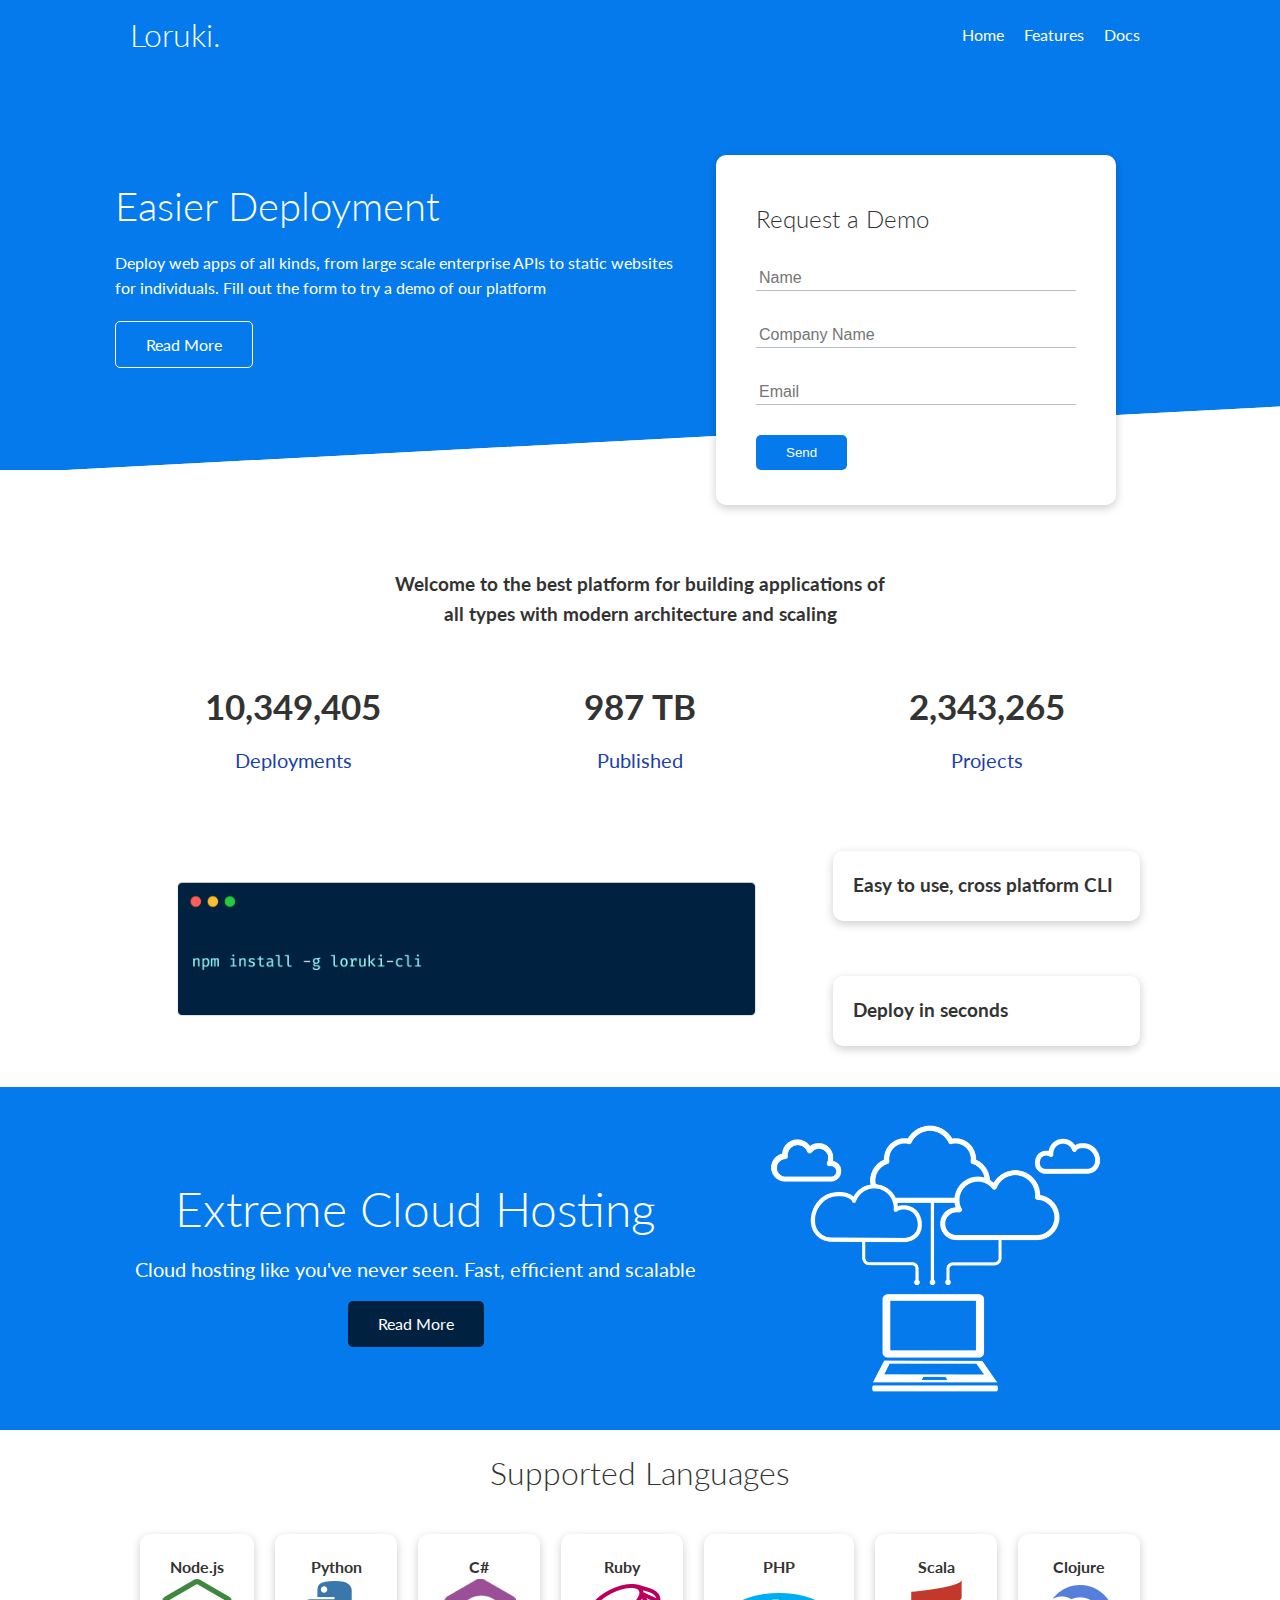
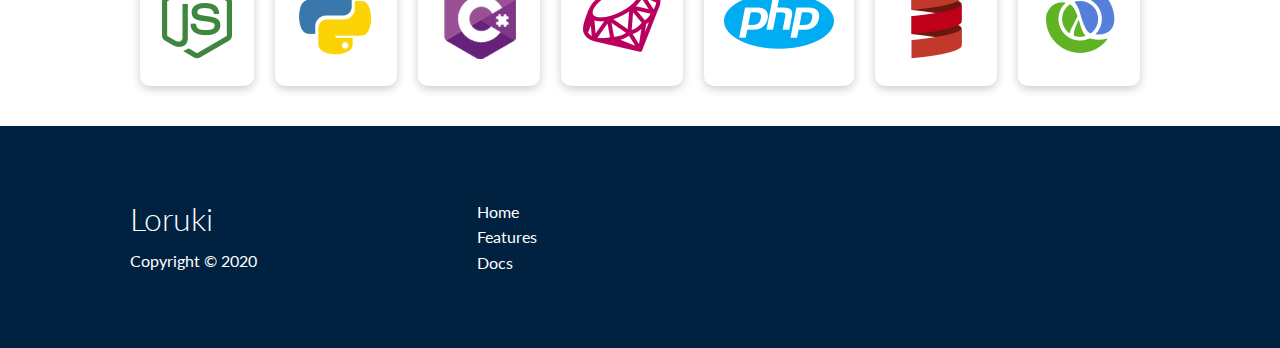
<file: index.html>
<!DOCTYPE html>
<html lang="en">
<head>
  <meta charset="UTF-8">
  <meta http-equiv="X-UA-Compatible" content="IE=edge">
  <meta name="viewport" content="width=device-width, initial-scale=1.0">
  <title>Loruki | Cloud Hosting For Everyone</title>
  <link rel="stylesheet" href="/css/utilities.css">
  <link rel="stylesheet" href="/css/style.css">
  <link rel="stylesheet" href="https://cdnjs.cloudflare.com/ajax/libs/font-awesome/6.4.0/css/all.min.css" integrity="sha512-iecdLmaskl7CVkqkXNQ/ZH/XLlvWZOJyj7Yy7tcenmpD1ypASozpmT/E0iPtmFIB46ZmdtAc9eNBvH0H/ZpiBw==" crossorigin="anonymous" referrerpolicy="no-referrer" />
</head>
<body>
  <!-- Navbar-->
  <div class="navbar">
    <div class="container flex">
      <h1 class="logo">Loruki.</h1>
      <nav>
        <ul>
          <li><a href="index.html">Home</a></li>
          <li><a href="features.html">Features</a></li>
          <li><a href="docs.html">Docs</a></li>
        </ul>
      </nav>
    </div>
  </div>

  <!-- Showcase-->
  <section class="showcase">
    <div class="container grid">
      <div class="showcase-text">
        <h1>Easier Deployment</h1>
        <p>Deploy web apps of all kinds, from large scale enterprise APIs to static websites for individuals. Fill out the form to try a demo of our platform</p>
        <a href="features.html" class="btn btn-outline">Read More</a>
      </div>

      <div class="showcase-form card">
        <h2>Request a Demo</h2>
        <form>
          <div class="form-control">
            <input type="text" name="name" placeholder="Name" required>
          </div>
          <div class="form-control">
            <input type="text" name="company" placeholder="Company Name" required>
          </div>
          <div class="form-control">
            <input type="email" name="email" placeholder="Email"
            required>
          </div>
          <input type="submit" value="Send" class="btn btn-primary">
        </form>
      </div>
    </div>
  </section>

  <!-- Stats -->
  <section class="stats">
    <div class="container">
      <h3 class="stats-heading text-center my-1">
        Welcome to the best platform for building applications of all types with modern architecture and scaling
      </h3>

      <div class="grid grid-3 text-center my-4">
        <div>
          <i class="fas fa-sever fa-3x"></i>
          <h3>10,349,405</h3>
          <p class="text-secondary">Deployments</p>
        </div>
        <div>
          <i class="fas fa-upload fa-3x"></i>
          <h3>987 TB</h3>
          <p class="text-secondary">Published</p>
        </div>
        <div>
          <i class="fas fa-project-diagram fa-3x"></i>
          <h3>2,343,265</h3>
          <p class="text-secondary">Projects</p>
        </div>
      </div>
    </div>
  </section>

  <!-- Cli -->
  <section class="cli">
    <div class="container grid">
      <img src="images/cli.png" alt="">
      <div class="card">
        <h3>Easy to use, cross platform CLI</h3>
      </div>

      <div class="card">
        <h3>Deploy in seconds</h3>
      </div>

    </div>
  </section>

  <!-- Cloud -->
  <section class="cloud bg-primary my-2 py-2">
    <div class="container grid">
      <div class="text-center">
        <h2 class="lg">Extreme Cloud Hosting</h2>
        <p class="lead my-1">Cloud hosting like you've never seen. Fast, efficient and scalable</p>
        <a href="features.html" class="btn btn-dark">Read More</a>
      </div>
      <img src="images/cloud.png" alt="">
    </div>
  </section>

  <!-- Languages -->
  <section class="languages">
    <h2 class="md text-center my-2">
      Supported Languages
    </h2>
    <div class="container flex">
      <div class="card">
        <h4>Node.js</h4>
        <img src="images/logos/node.png" alt="">
      </div>
      <div class="card">
        <h4>Python</h4>
        <img src="images/logos/python.png" alt="">
      </div>
      <div class="card">
        <h4>C#</h4>
        <img src="images/logos/csharp.png" alt="">
      </div>
      <div class="card">
        <h4>Ruby</h4>
        <img src="images/logos/ruby.png" alt="">
      </div>
      <div class="card">
        <h4>PHP</h4>
        <img src="images/logos/php.png" alt="">
      </div>
      <div class="card">
        <h4>Scala</h4>
        <img src="images/logos/scala.png" alt="">
      </div>
      <div class="card">
        <h4>Clojure</h4>
        <img src="images/logos/clojure.png" alt="">
      </div>
        
    </div>
  </section>

  <!-- Footer -->
  <footer class="footer bg-dark py-5">
    <div class="container grid grid-3">
      <div>
        <h1>Loruki</h1>
        <p>Copyright &copy; 2020</p>
      </div>
      <nav>
        <ul>
          <li><a href="index.html">Home</a></li>
          <li><a href="index.html">Features</a></li>
          <li><a href="docs.html">Docs</a></li>
        </ul>
      </nav>
      <div class="social">
        <a href="#"><i class="fab fa-github fa-2x"></i></a>
        <a href="#"><i class="fab fa-facebook fa-2x"></i></a>
        <a href="#"><i class="fab fa-instagram fa-2x"></i></a>
        <a href="#"><i class="fab fa-twitter fa-2x"></i></a>
      </div>
    </div>
  </footer>
</body>
</html>
</file>
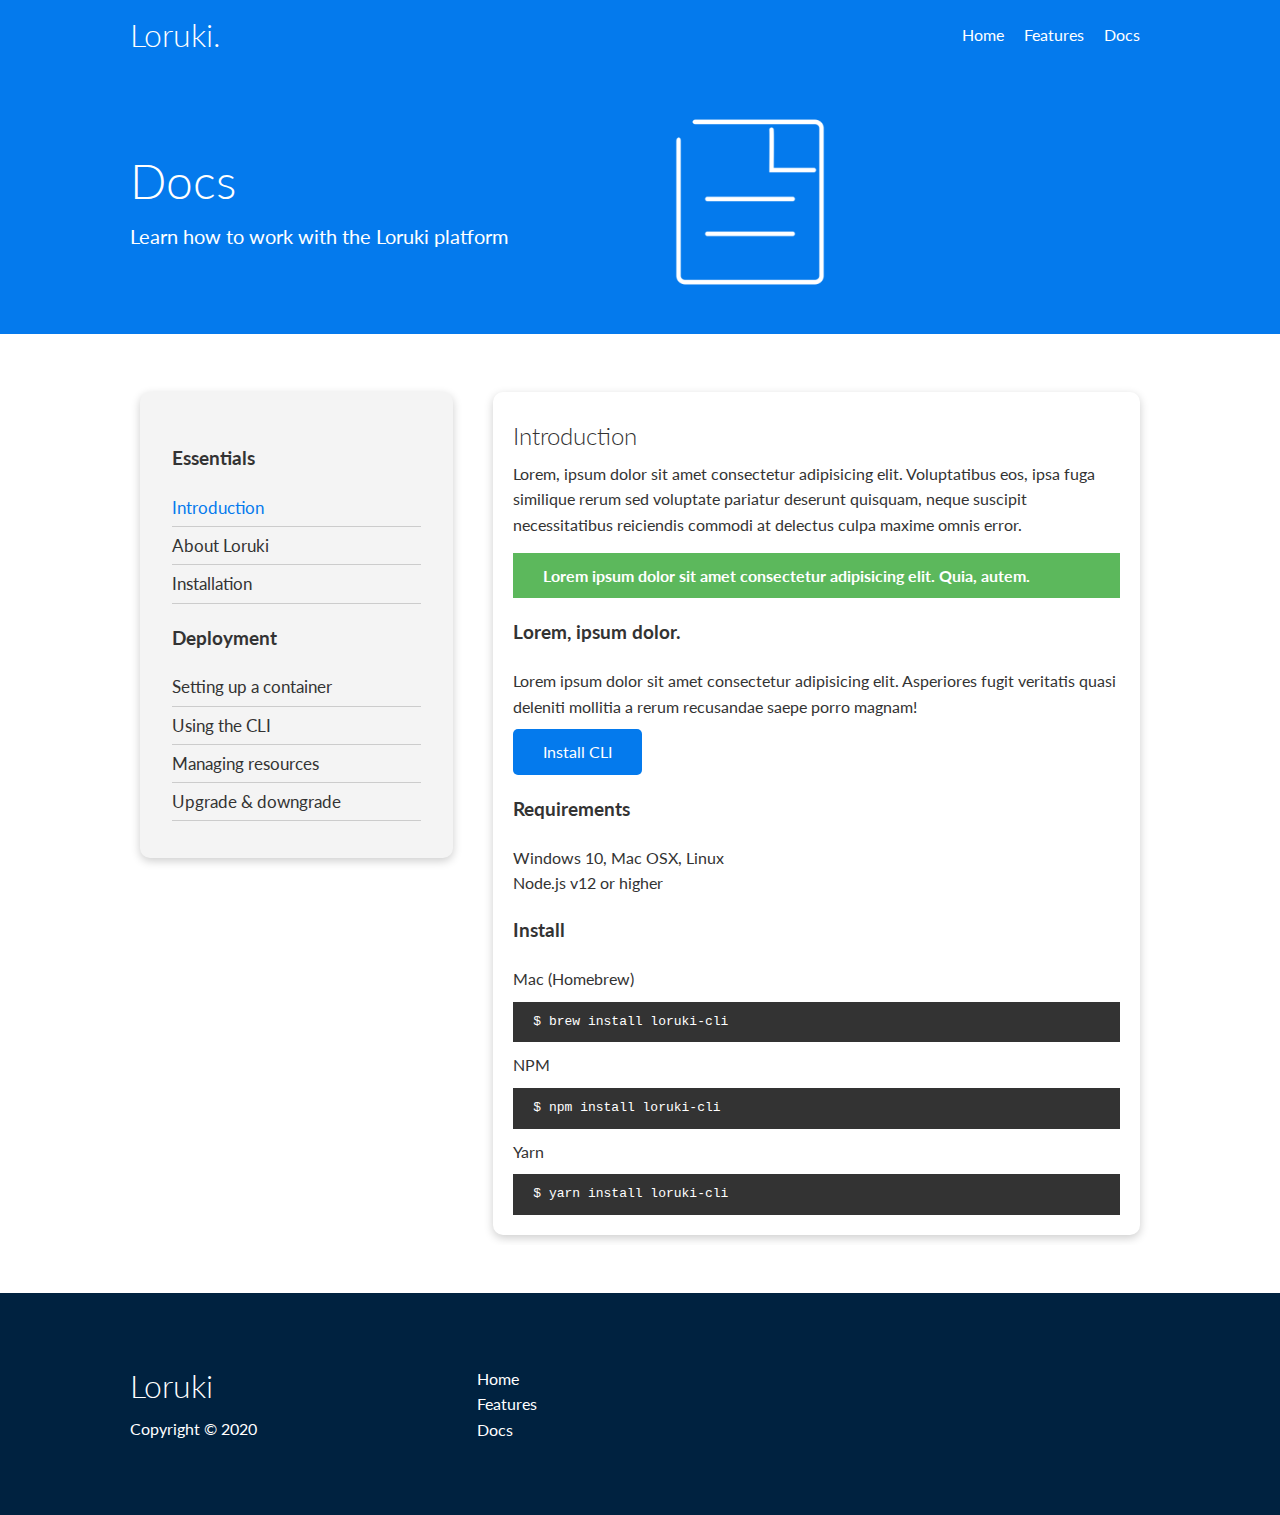
<file: docs.html>
<!DOCTYPE html>
<html lang="en">
<head>
  <meta charset="UTF-8">
  <meta http-equiv="X-UA-Compatible" content="IE=edge">
  <meta name="viewport" content="width=device-width, initial-scale=1.0">
  <title>Loruki | Cloud Hosting For Everyone</title>
  <link rel="stylesheet" href="/css/utilities.css">
  <link rel="stylesheet" href="/css/style.css">
  <link rel="stylesheet" href="https://cdnjs.cloudflare.com/ajax/libs/font-awesome/6.4.0/css/all.min.css" integrity="sha512-iecdLmaskl7CVkqkXNQ/ZH/XLlvWZOJyj7Yy7tcenmpD1ypASozpmT/E0iPtmFIB46ZmdtAc9eNBvH0H/ZpiBw==" crossorigin="anonymous" referrerpolicy="no-referrer" />
</head>
<body>
  <!-- Navbar-->
  <div class="navbar">
    <div class="container flex">
      <h1 class="logo">Loruki.</h1>
      <nav>
        <ul>
          <li><a href="index.html">Home</a></li>
          <li><a href="features.html">Features</a></li>
          <li><a href="docs.html">Docs</a></li>
        </ul>
      </nav>
    </div>
  </div>

  <!-- Head -->
  <section class="docs-head bg-primary py-3">
    <div class="container grid">
      <div>
        <h1 class="xl">Docs</h1>
        <p class="lead">Learn how to work with the Loruki platform</p>
      </div>
      <img src="images/docs.png" alt="">
    </div>
  </section>

  <!-- Docs main -->
  <section class="docs-main my-4">
    <div class="container grid">
      <div class="card bg-light p-3">
        <h3 class="my-2">Essentials</h3>
        <nav>
          <ul>
            <li><a class="text-primary" href="#">Introduction</a></li>
            <li><a href="#">About Loruki</a></li>
            <li><a href="#">Installation</a></li>
          </ul>
        </nav>
     
      
        <h3 class="my-2">Deployment</h3>
        <nav>
          <ul>
            <li><a href="#">Setting up a container</a></li>
            <li><a href="#">Using the CLI</a></li>
            <li><a href="#">Managing resources</a></li>
            <li><a href="#">Upgrade & downgrade</a></li>
          </ul>
        </nav>
      </div>
      <div class="card">
        <h2>Introduction</h2>
        <p>Lorem, ipsum dolor sit amet consectetur adipisicing elit. Voluptatibus eos, ipsa fuga similique rerum sed voluptate pariatur deserunt quisquam, neque suscipit necessitatibus reiciendis commodi at delectus culpa maxime omnis error.</p>
        <div class="alert alert-success">
          <i class="fas fa-info"></i>Lorem ipsum dolor sit amet consectetur adipisicing elit. Quia, autem.
        </div>
        <h3>Lorem, ipsum dolor.</h3>
        <p>Lorem ipsum dolor sit amet consectetur adipisicing elit. Asperiores fugit veritatis quasi deleniti mollitia a rerum recusandae saepe porro magnam!</p>
        <a href="#" class="btn btn-primary">Install CLI</a>

        <h3>Requirements</h3>
        <ul>
          <li>Windows 10, Mac OSX, Linux</li>
          <li>Node.js v12 or higher</li>
        </ul>

        <h3>Install</h3>
        <p>Mac (Homebrew)</p>
        <pre><code>$ brew install loruki-cli</code></pre>
        <p>NPM</p>
        <pre><code>$ npm install loruki-cli</code></pre>
        <p>Yarn</p>
        <pre><code>$ yarn install loruki-cli</code></pre>
      
      </div>
    </div>
  </section>

 
  <!-- Footer -->
  <footer class="footer bg-dark py-5">
    <div class="container grid grid-3">
      <div>
        <h1>Loruki</h1>
        <p>Copyright &copy; 2020</p>
      </div>
      <nav>
        <ul>
          <li><a href="index.html">Home</a></li>
          <li><a href="index.html">Features</a></li>
          <li><a href="docs.html">Docs</a></li>
        </ul>
      </nav>
      <div class="social">
        <a href="#"><i class="fab fa-github fa-2x"></i></a>
        <a href="#"><i class="fab fa-facebook fa-2x"></i></a>
        <a href="#"><i class="fab fa-instagram fa-2x"></i></a>
        <a href="#"><i class="fab fa-twitter fa-2x"></i></a>
      </div>
    </div>
  </footer>
</body>
</html>
</file>
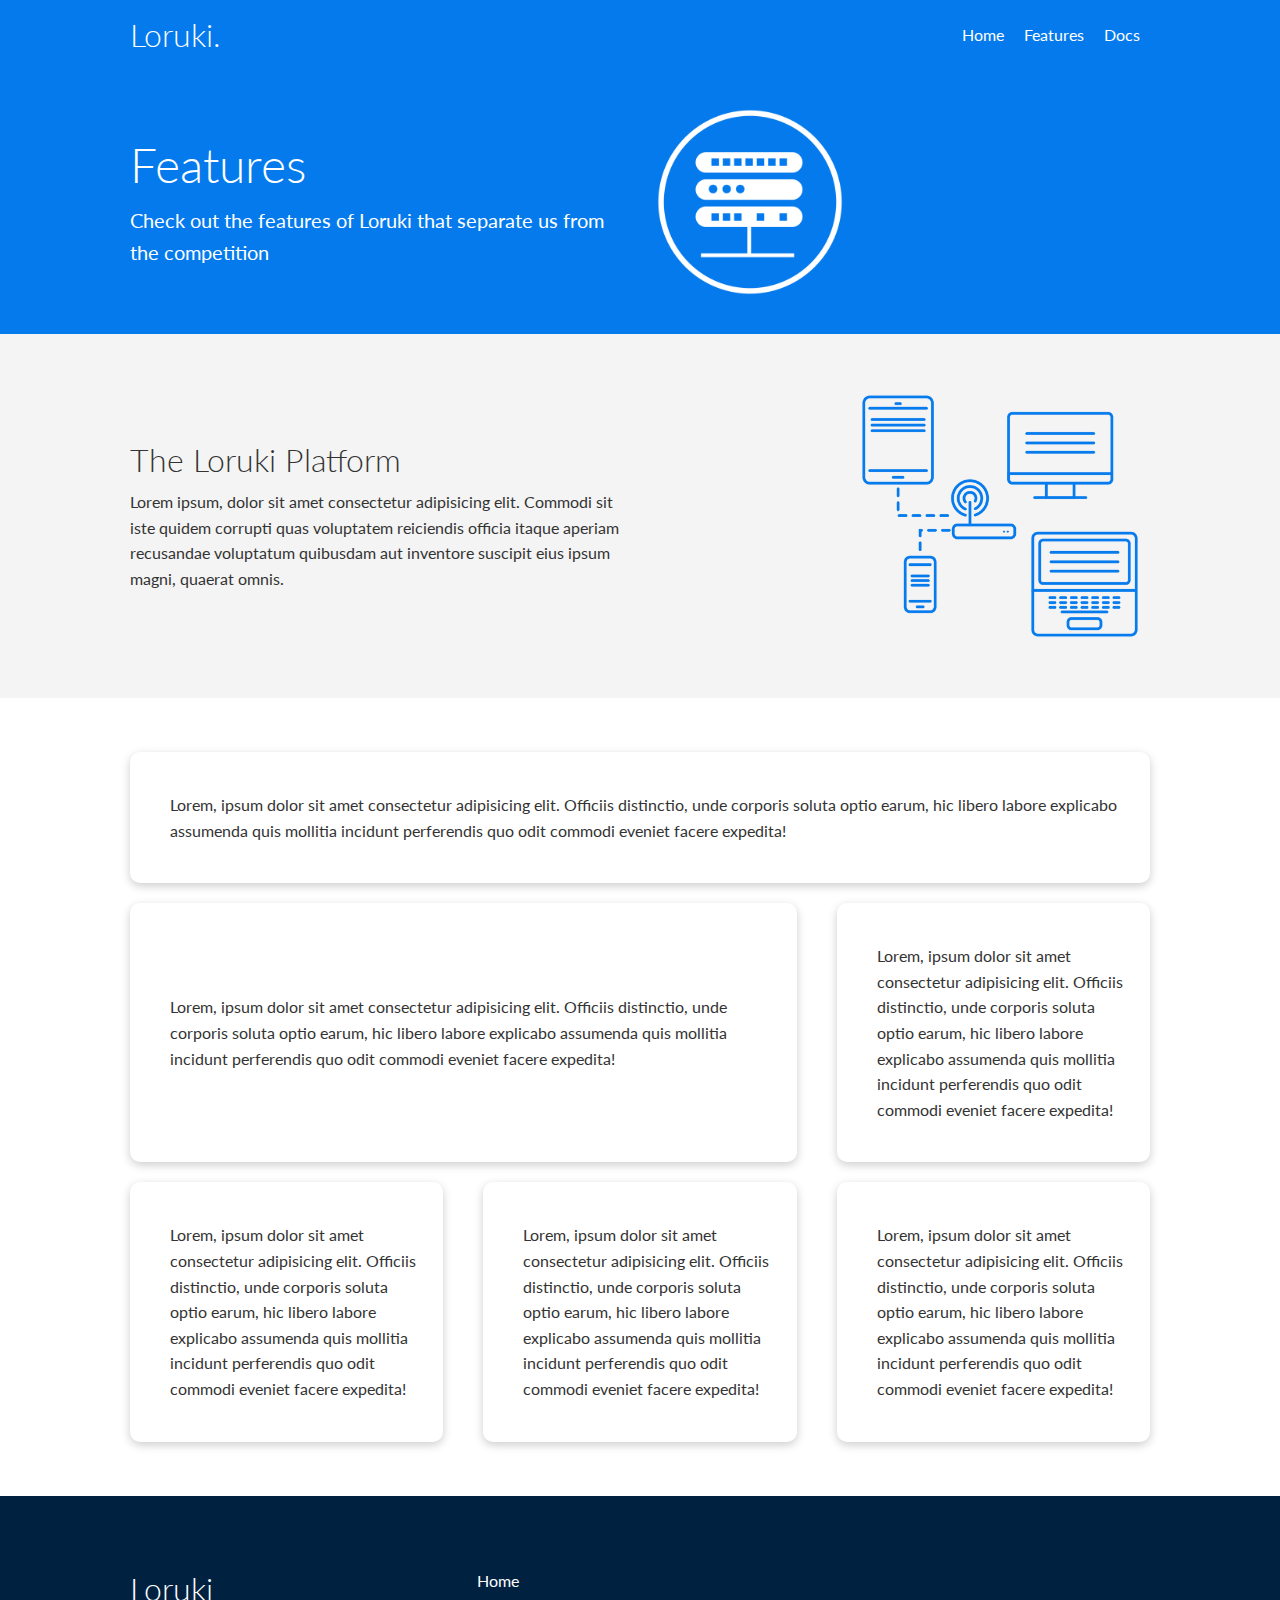
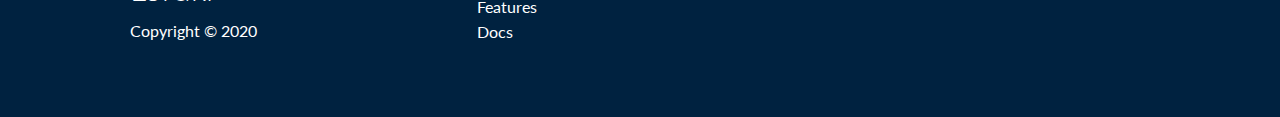
<file: features.html>
<!DOCTYPE html>
<html lang="en">
<head>
  <meta charset="UTF-8">
  <meta http-equiv="X-UA-Compatible" content="IE=edge">
  <meta name="viewport" content="width=device-width, initial-scale=1.0">
  <title>Loruki | Cloud Hosting For Everyone</title>
  <link rel="stylesheet" href="/css/utilities.css">
  <link rel="stylesheet" href="/css/style.css">
  <link rel="stylesheet" href="https://cdnjs.cloudflare.com/ajax/libs/font-awesome/6.4.0/css/all.min.css" integrity="sha512-iecdLmaskl7CVkqkXNQ/ZH/XLlvWZOJyj7Yy7tcenmpD1ypASozpmT/E0iPtmFIB46ZmdtAc9eNBvH0H/ZpiBw==" crossorigin="anonymous" referrerpolicy="no-referrer" />
</head>
<body>
  <!-- Navbar-->
  <div class="navbar">
    <div class="container flex">
      <h1 class="logo">Loruki.</h1>
      <nav>
        <ul>
          <li><a href="index.html">Home</a></li>
          <li><a href="features.html">Features</a></li>
          <li><a href="docs.html">Docs</a></li>
        </ul>
      </nav>
    </div>
  </div>

  <!-- Head -->
  <section class="features-head bg-primary py-3">
    <div class="container grid">
      <div>
        <h1 class="xl">Features</h1>
        <p class="lead">Check out the features of Loruki that separate us from the competition</p>
      </div>
      <img src="images/server.png" alt="">
    </div>
  </section>

  <!-- Sub head -->
  <section class="features-sub-head bg-light py-3">
    <div class="container grid">
      <div>
        <h1 class="md">The Loruki Platform</h1>
        <p>
          Lorem ipsum, dolor sit amet consectetur adipisicing elit. Commodi sit iste quidem corrupti quas voluptatem reiciendis officia itaque aperiam recusandae voluptatum quibusdam aut inventore suscipit eius ipsum magni, quaerat omnis.
        </p>
      </div>
      <img src="images/server2.png" alt="">
    </div>
  </section>

  <section class="features-main my-2">
    <div class="container grid grid-3">
      <div class="card flex">
        <i class="fas fa-server fa-3x"></i>
        <p>Lorem, ipsum dolor sit amet consectetur adipisicing elit. Officiis distinctio, unde corporis soluta optio earum, hic libero labore explicabo assumenda quis mollitia incidunt perferendis quo odit commodi eveniet facere expedita!</p>
      </div>
      <div class="card flex">
        <i class="fas fa-laptop-code fa-3x"></i>
        <p>Lorem, ipsum dolor sit amet consectetur adipisicing elit. Officiis distinctio, unde corporis soluta optio earum, hic libero labore explicabo assumenda quis mollitia incidunt perferendis quo odit commodi eveniet facere expedita!</p>
      </div>
      <div class="card flex">
        <i class="fas fa-database fa-3x"></i>
        <p>Lorem, ipsum dolor sit amet consectetur adipisicing elit. Officiis distinctio, unde corporis soluta optio earum, hic libero labore explicabo assumenda quis mollitia incidunt perferendis quo odit commodi eveniet facere expedita!</p>
      </div>
      <div class="card flex">
        <i class="fas fa-power-off fa-3x"></i>
        <p>Lorem, ipsum dolor sit amet consectetur adipisicing elit. Officiis distinctio, unde corporis soluta optio earum, hic libero labore explicabo assumenda quis mollitia incidunt perferendis quo odit commodi eveniet facere expedita!</p>
      </div>
      <div class="card flex">
        <i class="fas fa-power-off fa-3x"></i>
        <p>Lorem, ipsum dolor sit amet consectetur adipisicing elit. Officiis distinctio, unde corporis soluta optio earum, hic libero labore explicabo assumenda quis mollitia incidunt perferendis quo odit commodi eveniet facere expedita!</p>
      </div>
      <div class="card flex">
        <i class="fas fa-power-off fa-3x"></i>
        <p>Lorem, ipsum dolor sit amet consectetur adipisicing elit. Officiis distinctio, unde corporis soluta optio earum, hic libero labore explicabo assumenda quis mollitia incidunt perferendis quo odit commodi eveniet facere expedita!</p>
      </div>
      
    </div>
  </section>

  <!-- Footer -->
  <footer class="footer bg-dark py-5">
    <div class="container grid grid-3">
      <div>
        <h1>Loruki</h1>
        <p>Copyright &copy; 2020</p>
      </div>
      <nav>
        <ul>
          <li><a href="index.html">Home</a></li>
          <li><a href="index.html">Features</a></li>
          <li><a href="docs.html">Docs</a></li>
        </ul>
      </nav>
      <div class="social">
        <a href="#"><i class="fab fa-github fa-2x"></i></a>
        <a href="#"><i class="fab fa-facebook fa-2x"></i></a>
        <a href="#"><i class="fab fa-instagram fa-2x"></i></a>
        <a href="#"><i class="fab fa-twitter fa-2x"></i></a>
      </div>
    </div>
  </footer>
</body>
</html>
</file>
<file: css/utilities.css>
/* Utilities */
.container {
  max-width: 1100px;
  margin: 0 auto;
  overflow: auto;
  padding: 0 40px;
}

.card{
  background-color: #fff;
  color: #333;
  border-radius: 10px;
  box-shadow: 0 3px 10px rgba(0,0,0,0.2);
  padding: 20px;
  margin: 10px;
}

.btn {
  display: inline-block;
  padding: 10px 30px;
  cursor: pointer;
  background-color: var(--primary-color-);
  color: #fff;
  border: none;
  border-radius: 5px;
}

.btn-outline {
  background-color: transparent;;
  border: 1px solid#fff ;
}

.btn:hover{
  transform: scale(0.98);
}

/* Background & colored buttons */

.bg-primary,
.btn-primary {
  background-color: var(--primary-color-) ;
  color: #fff;
}

.bg-secondary,
.btn-secondary {
  background-color: var(--secondary-color-) ;
  color: #fff;
}
.bg-dark,
.btn-dark {
  background-color: var(--dark-color-) ;
  color: #fff;
}

.bg-light,
.btn-light {
  background-color: var(--light-color-) ;
  color: #333;
}

.bg-primary a,
.btn-primary a,
.bg-secondary a,
.btn-secondary a,
.bg-dark a,
.btn-dark a {
  color: #fff;
}

/* Text colors */
.text-primary {
  color: var(--primary-color-) ;
}

.text-secondary {
  color: var(--secondary-color-) ;
}
.text-dark {
  color: var(--dark-color-) ;
}

.text-light {
  color: var(--light-color-) ;
}

/* Text sizes */
.lead{
  font-size:20px;
}

.sm {
  font-size: 1rem;
}

.md {
  font-size: 2rem;
}

.lg {
  font-size: 3rem;
}

.xl {
  font-size: 3rem;
}

.text-center {
  text-align: center;
}

/* Alert */
.alert {
  background-color: var(--light-color-);
  padding: 10px 20px;
  font-weight: bold;
  margin: 15px 0;
}

.alert i {
  margin-right: 10px;
}

.alert-success {
  background-color: var(--success-color);
  color: #fff;
}

.alert-error {
  background-color: var(--error-color);
  color: #fff;
}

.flex {
  display: flex;
  justify-content: space-between;
  align-items: center;
  height: 100%;
}

.grid {
  display: grid;
  grid-template-columns: 1fr 1fr;
  gap:20px;
  justify-content: center;
  align-items: center;
  height: 100%;
}

.grid-3 {
  grid-template-columns: 1fr 1fr 1fr;
}

/* Margin */
.my-1 {
  margin: 1rem 0;
}

.my-2 {
  margin: 1.5rem 0;
}

.my-3 {
  margin: 2rem 0;
}

.my-4 {
  margin: 3rem 0;
}

.my-5 {
  margin: 4rem 0 ;
}

.m-1 {
  margin: 1rem ;
}

.m-2 {
  margin: 1.5rem ;
}

.m-3 {
  margin: 2rem ;
}

.m-4 {
  margin: 3rem ;
}

.m-5 {
  margin: 4rem ;
}

/* padding */
.py-1 {
  padding: 1rem 0;
}

.py-2 {
  padding: 1.5rem 0;
}

.py-3 {
  padding: 2rem 0;
}

.py-4 {
  padding: 3rem 0;
}

.py-5 {
  padding: 4rem 0;
}

.p-1 {
  padding: 1rem ;
}

.p-2 {
  padding: 1.5rem ;
}

.p-3 {
  padding: 2rem ;
}

.p-4 {
  padding: 3rem ;
}

.p-5 {
  padding: 4rem ;
}
</file>
<file: css/style.css>
@import url('https://fonts.googleapis.com/css2?family=Lato:wght@300&family=Montserrat&display=swap');

:root {
  --primary-color-: #047aed;
  --secondary-color-: #1c3fa8;
  --dark-color-: #002240;
  --light-color-: #f4f4f4;
  --success-color: #5cb85c;
  --error-color: #d9534f;

}


*{
  box-sizing: border-box;
  padding: 0;
  margin: 0;
}

body{
  font-family: 'lato', sans-serif;
  color: #333;
  line-height: 1.6;
}

ul {
  list-style-type: none ;

}

a{
  text-decoration: none;
  color: #333;
}

h1,
h2 {
  font-weight: 300;
  line-height: 1.2;
  margin:10px 0;
}

p {
  margin: 10px 0;
}

img {
  width: 100%;
}

code,pre {
  background: #333;
  color: #fff;
  padding: 10px;
}

/* Navbar */
.navbar {
  background-color: var(--primary-color-);
  color: #fff;
  height: 70px;
}

.navbar ul{
  display: flex;
}

.navbar a{
  color: #fff;
  padding: 10px;
  margin: 0 auto;
}

.navbar a:hover {
  border-bottom: 2px #fff solid;
}

.navbar .flex {
  justify-content: space-between;
}

/* Showcase */
.showcase {
  height: 400px;
  background-color: var(--primary-color-);
  color: #fff;
  position: relative;
}

.showcase h1 {
  font-size: 40px;
}

.showcase p {
  margin: 20px 0;
}

.showcase .grid {
  overflow: visible;
  grid-template-columns: 55% 45%;
  gap: 30px;

}

.showcase-text {
  animation: slideInFromLeft 1s ease-in;
}

.showcase-form {
  position: relative;
  top: 60px;
  height: 350px;
  width: 400px;
  padding: 40px;
  z-index: 400;
  animation: slideInFromRight 1s ease-in;
}


.showcase-form .form-control {
  margin: 30px 0;

}

.showcase-form input[type='text'], 
.showcase-form input[type='email'] {
  border: 0;
  border-bottom: 1px solid #b4becb ;
  width: 100%;
  padding: 3px;
  font-size: 16px;

}

.showcase-form input:focus{
  outline: none;
}

.showcase::before,.showcase::after {
  content: '';
  position: absolute;
  height: 100px;
  bottom: -70px;
  right: 0;
  left: 0;
  background-color: #fff;
  transform: skewY(-3deg);
  -webkit-transform: skewY(-3deg);
  -moz-transform: skewY(-3deg);
  -ms-transform: skewY(-3deg);
}

/* Stats */
.stats {
  padding-top: 100px;
}

.stats-heading {
  max-width: 500px;
  margin: auto;
}

.stats .grid h3 {
  font-size:35px
}

.stats .grid p {
  font-size: 20px;

}

/* Cli grid */

.cli .grid{
  grid-template-columns: repeat(3, 1fr) ;
  grid-template-rows: repeat(2, 1fr);
}

.cli .grid > *:first-child {
  grid-column: 1 / span 2;
  grid-row: 1/ span 2;
}

/* Cloud */

.cloud .grid {
  grid-template-columns: 4fr 3fr ;
}

/* Languages */
.languages .flex {
  flex-wrap: wrap;
}
.languages .card{
  text-align: center;
  margin: 18px 10px 40px;
  transition: transform 0.2s ease-in;
}

.languages .card .h4 {
  font-size: 20px;
  margin-bottom: 10px;
}

.languages .card:hover {
  transform: translateY(-15px);
}

/* Features */
.features-head img, .docs-head img{
  width: 200px;
  justify-self: flex;
}

.features-sub-head img{
  width: 300px ;
  justify-self: flex-end;
} 

.features-main .card > i {
  margin-right: 20px;
}

.features-main .grid{
  padding: 30px;
}

.features-main .grid >*:first-child{
  grid-column: 1 / span 3;
}

.features-main .grid >*:nth-child(2){
  grid-column: 1 / span 2;
}

/* Docs */
.docs-main h3{
  margin: 20px 0;
}

.docs-main nav li {
  font-size: 17px;
  padding-bottom: 5px;
  margin-bottom: 5px;
  border-bottom: 1px #ccc solid;
}

.docs-main a:hover {

}

.docs-main .grid {
  grid-template-columns: 1fr 2fr;
  align-items: flex-start;
}
/* Footer */

.footer .social a{
  margin: 0 10px;
}

/* Animations */
@keyframes slideInFromLeft {
  0% {
    tranform: translateX(-100%);
  }

  100% {
    transform: translateX(0);
  }
}

@keyframes slideInFromRight {
  0% {
    tranform: translateX(100%);
  }

  100% {
    transform: translateX(0);
  }
}

@keyframes slideInFromTop {
  0% {
    tranform: translateY(-100%);
  }

  100% {
    transform: translateX(0);
  }
}

@keyframes slideInFromTop {
  0% {
    tranform: translateY(100%);
  }

  100% {
    transform: translateX(0);
  }
}



/* Tablets and under */
@media (max-width: 768px) {
  .grid,
  .showcase .grid,
  .stats .grid,
  .cli .grid,
  .cloud .grid,
  .features-main, .grid,
  .docs-main .grid {
    grid-template-columns: 1fr;
    grid-template-rows: 1fr;
  }

  .showcase {
    height: auto;
  }

  .showcase-text {
    text-align: center;
    margin-top: 40px;
  }

  .showcase-form{
    justify-self: center;
    margin: auto;
  }

  .cli .grid > *:first-child {
    grid-column: 1;
    grid-row: 1;
  }

  .features-head,
  .features-sub-head,
  .docs-head{
    text-align: center;
  }

  .features-head img,
  .features-sub-head img,
  .docs-head img{
    justify-self: center;
  }

  .features-main .grid >*:first-child,
  .features-main .grid >*:nth-child(2) {
    grid-column: 1;
  }


}
/* Mobile */
@media (max-width: 500px) {
  .navbar{
    height: 110px;
  }

  .navbar .flex{
    flex-direction: column;
  }

  .navbar ul {
    padding: 10px;
    background-color: rgba(0,0,0, 0.1);
  }
}
</file>
